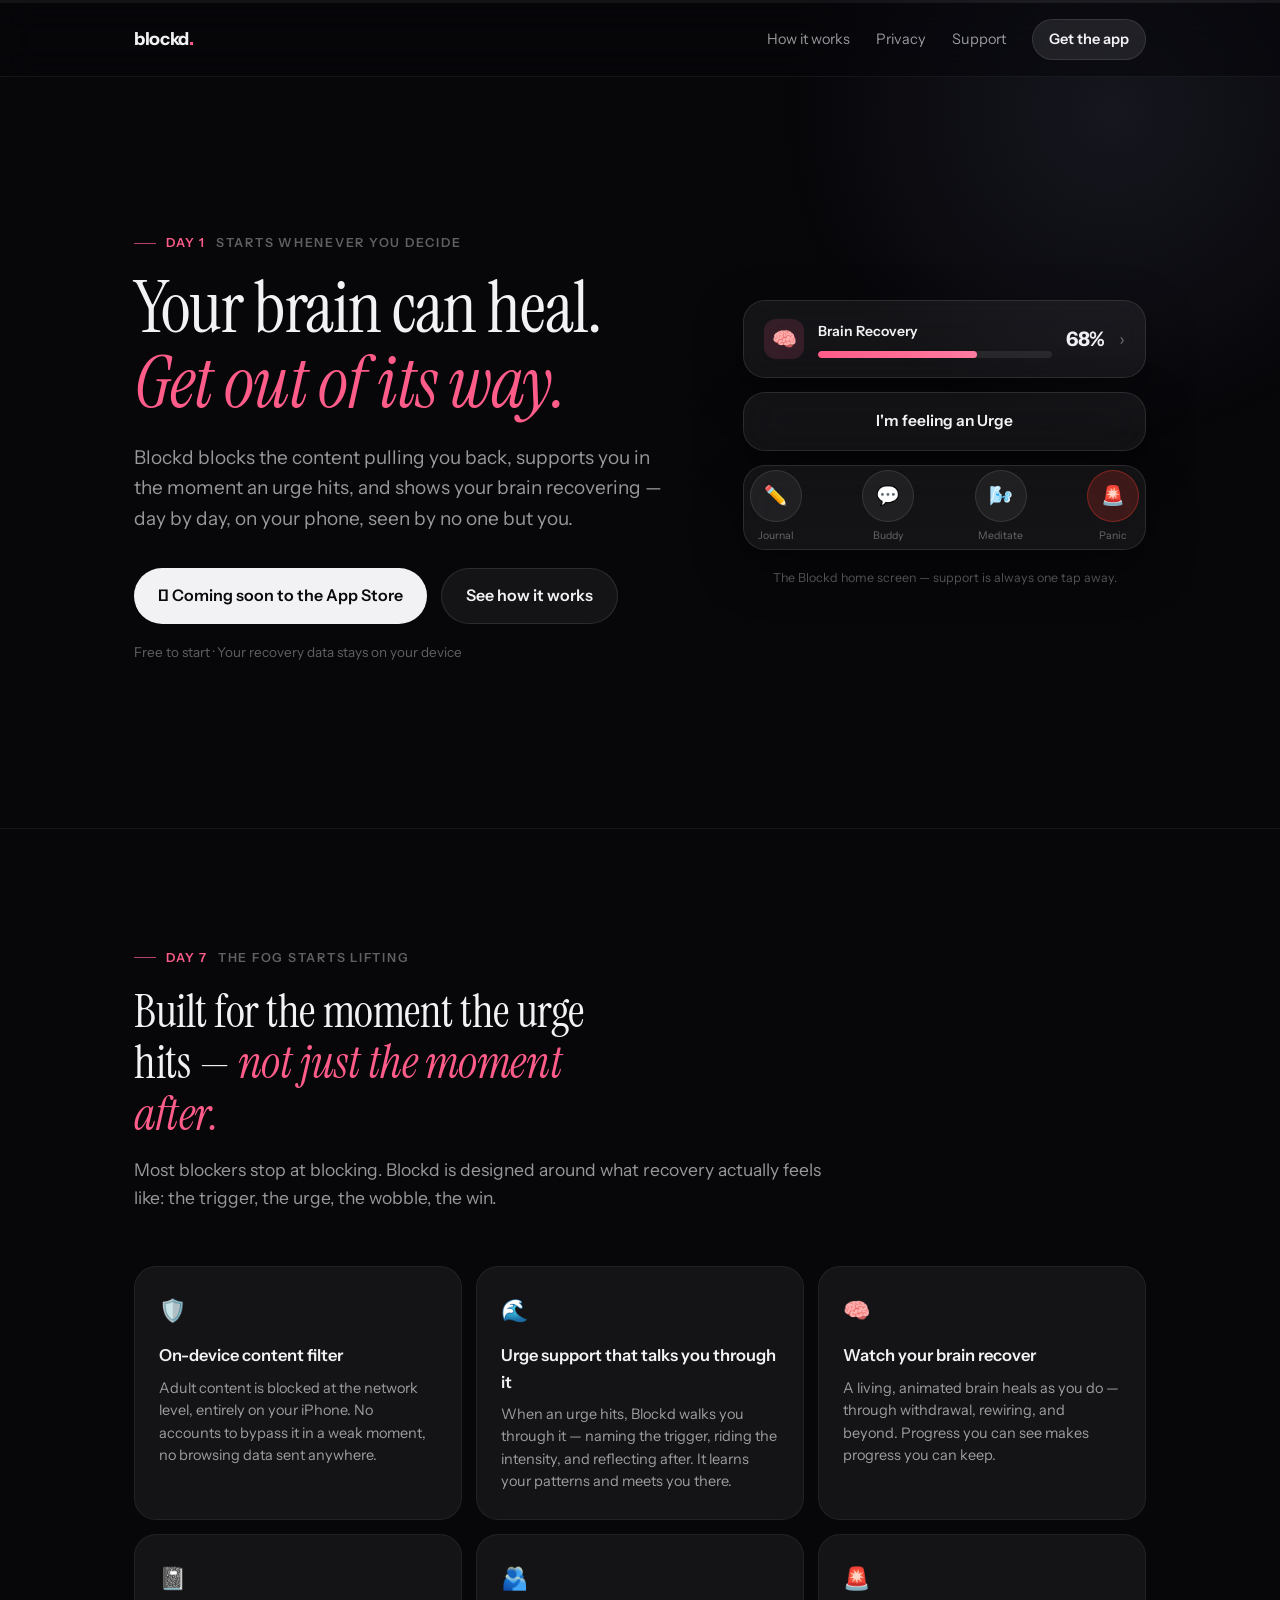
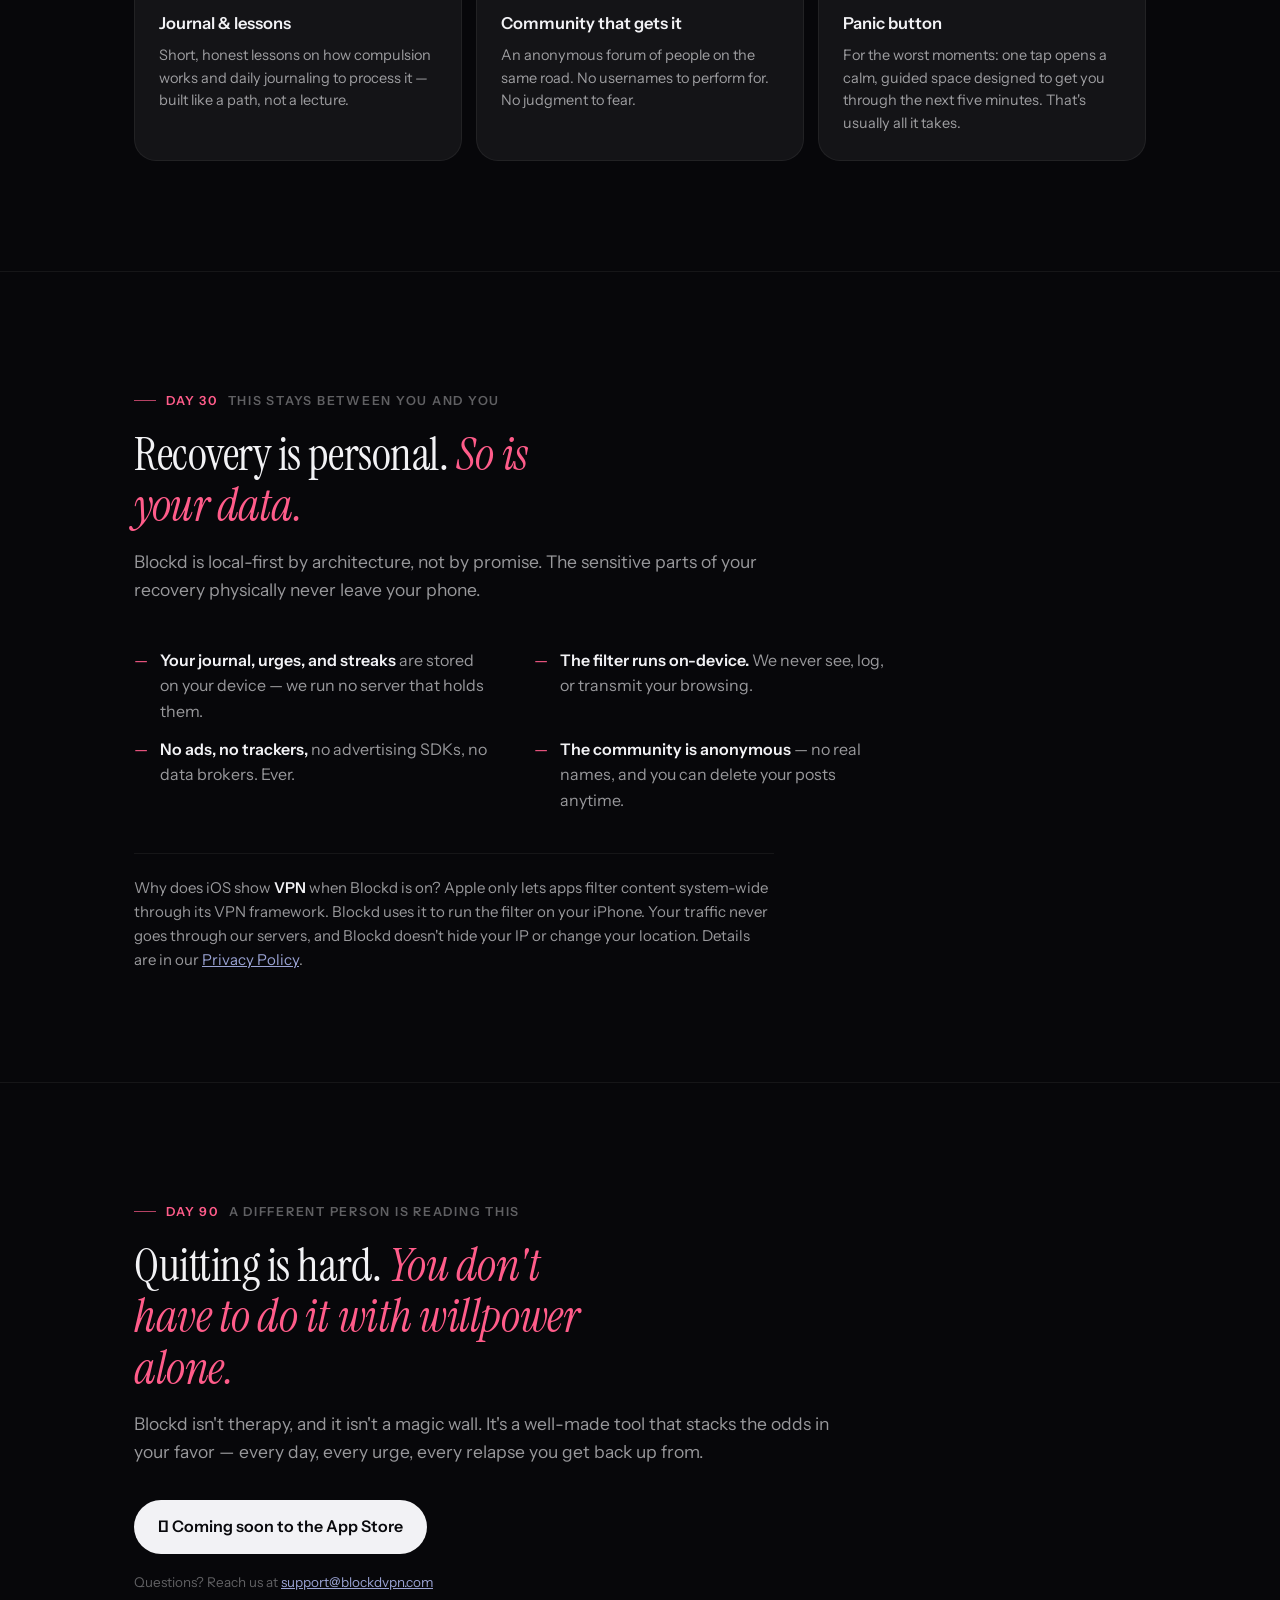
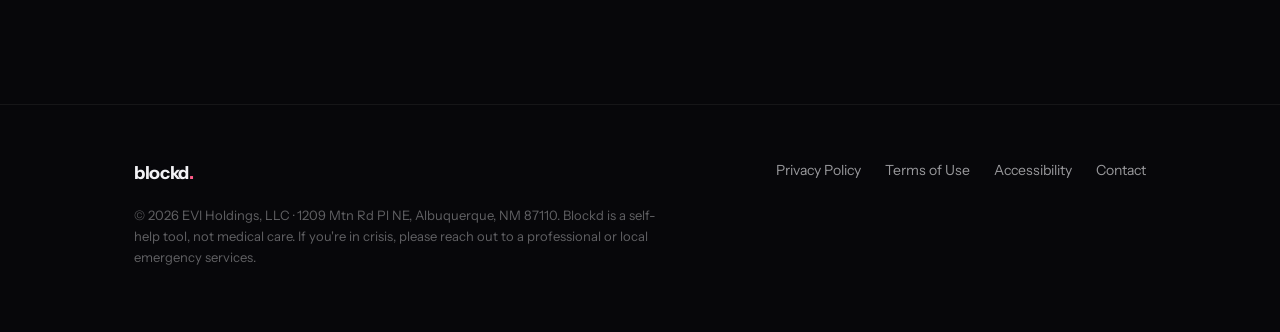
<file: index.html>
<!DOCTYPE html>
<html lang="en">
<head>
<meta charset="UTF-8">
<meta name="viewport" content="width=device-width, initial-scale=1.0">
<title>Blockd — Your brain can heal. Get out of its way.</title>
<meta name="description" content="Blockd is a recovery-focused content blocker for iPhone. On-device filtering, urge support, and a brain that recovers with you. Private by design.">
<link rel="canonical" href="https://blockdvpn.com/">
<meta property="og:type" content="website">
<meta property="og:url" content="https://blockdvpn.com/">
<meta property="og:title" content="Blockd — Your brain can heal. Get out of its way.">
<meta property="og:description" content="A recovery-focused content blocker for iPhone. On-device filtering, urge support, and a brain that recovers with you.">
<link rel="preconnect" href="https://fonts.googleapis.com">
<link rel="preconnect" href="https://fonts.gstatic.com" crossorigin>
<link href="https://fonts.googleapis.com/css2?family=Instrument+Sans:wght@400;500;600;700&family=Instrument+Serif:ital@0;1&display=swap" rel="stylesheet">
<link rel="stylesheet" href="style.css">
</head>
<body>

<div class="recovery-track" aria-hidden="true"><div class="recovery-fill" id="recoveryFill"></div></div>

<nav class="nav">
  <div class="nav-inner">
    <a class="wordmark" href="index.html">blockd<span>.</span></a>
    <div class="nav-links">
      <a href="#how">How it works</a>
      <a href="#privacy">Privacy</a>
      <a href="#support">Support</a>
      <a class="nav-cta" href="#download">Get the app</a>
    </div>
  </div>
</nav>

<!-- ==================== HERO ==================== -->
<header class="hero">
  <div class="wrap hero-grid">
    <div>
      <div class="day-marker"><em>Day 1</em> starts whenever you decide</div>
      <h1>Your brain can heal.<br><em>Get out of its way.</em></h1>
      <p class="hero-sub">Blockd blocks the content pulling you back, supports you in the moment an urge hits, and shows your brain recovering — day by day, on your phone, seen by no one but you.</p>
      <div class="hero-actions" id="download">
        <a class="btn btn-primary" href="#support" aria-label="Blockd is coming soon to the App Store">&#63743; Coming soon to the App&nbsp;Store</a>
        <a class="btn btn-ghost" href="#how">See how it works</a>
      </div>
      <p class="hero-note">Free to start · Your recovery data stays on your device</p>
    </div>

    <!-- The actual HomeView CTA stack, recreated -->
    <div class="tile-stack reveal" aria-hidden="true">
      <div class="glass-tile br-tile">
        <div class="br-icon">🧠</div>
        <div class="br-body">
          <div class="br-label">Brain Recovery</div>
          <div class="br-bar"><div class="br-bar-fill" id="brFill"></div></div>
        </div>
        <div class="br-pct" id="brPct">0%</div>
        <div class="br-chevron">›</div>
      </div>
      <div class="glass-tile urge-pill">I'm feeling an Urge</div>
      <div class="glass-tile circle-row">
        <div class="circle-item"><div class="cta-circle">✏️</div><div class="circle-label">Journal</div></div>
        <div class="circle-item"><div class="cta-circle">💬</div><div class="circle-label">Buddy</div></div>
        <div class="circle-item"><div class="cta-circle">🌬️</div><div class="circle-label">Meditate</div></div>
        <div class="circle-item"><div class="cta-circle panic">🚨</div><div class="circle-label">Panic</div></div>
      </div>
      <p class="tile-caption">The Blockd home screen — support is always one tap away.</p>
    </div>
  </div>
</header>

<!-- ==================== HOW ==================== -->
<section id="how">
  <div class="wrap">
    <div class="day-marker"><em>Day 7</em> the fog starts lifting</div>
    <h2>Built for the moment the urge hits — <em>not just the moment after.</em></h2>
    <p class="section-sub">Most blockers stop at blocking. Blockd is designed around what recovery actually feels like: the trigger, the urge, the wobble, the win.</p>

    <div class="feature-grid">
      <div class="feature reveal">
        <span class="glyph">🛡️</span>
        <h3>On-device content filter</h3>
        <p>Adult content is blocked at the network level, entirely on your iPhone. No accounts to bypass it in a weak moment, no browsing data sent anywhere.</p>
      </div>
      <div class="feature reveal">
        <span class="glyph">🌊</span>
        <h3>Urge support that talks you through it</h3>
        <p>When an urge hits, Blockd walks you through it — naming the trigger, riding the intensity, and reflecting after. It learns your patterns and meets you there.</p>
      </div>
      <div class="feature reveal">
        <span class="glyph">🧠</span>
        <h3>Watch your brain recover</h3>
        <p>A living, animated brain heals as you do — through withdrawal, rewiring, and beyond. Progress you can see makes progress you can keep.</p>
      </div>
      <div class="feature reveal">
        <span class="glyph">📓</span>
        <h3>Journal &amp; lessons</h3>
        <p>Short, honest lessons on how compulsion works and daily journaling to process it — built like a path, not a lecture.</p>
      </div>
      <div class="feature reveal">
        <span class="glyph">🫂</span>
        <h3>Community that gets it</h3>
        <p>An anonymous forum of people on the same road. No usernames to perform for. No judgment to fear.</p>
      </div>
      <div class="feature reveal">
        <span class="glyph">🚨</span>
        <h3>Panic button</h3>
        <p>For the worst moments: one tap opens a calm, guided space designed to get you through the next five minutes. That's usually all it takes.</p>
      </div>
    </div>
  </div>
</section>

<!-- ==================== PRIVACY ==================== -->
<section id="privacy">
  <div class="wrap">
    <div class="day-marker"><em>Day 30</em> this stays between you and you</div>
    <h2>Recovery is personal. <em>So is your data.</em></h2>
    <p class="section-sub">Blockd is local-first by architecture, not by promise. The sensitive parts of your recovery physically never leave your phone.</p>
    <div class="privacy-claims">
      <div class="claim"><span><strong>Your journal, urges, and streaks</strong> are stored on your device — we run no server that holds them.</span></div>
      <div class="claim"><span><strong>The filter runs on-device.</strong> We never see, log, or transmit your browsing.</span></div>
      <div class="claim"><span><strong>No ads, no trackers,</strong> no advertising SDKs, no data brokers. Ever.</span></div>
      <div class="claim"><span><strong>The community is anonymous</strong> — no real names, and you can delete your posts anytime.</span></div>
    </div>
    <p class="section-sub vpn-note">Why does iOS show <strong>VPN</strong> when Blockd is on? Apple only lets apps filter content system-wide through its VPN framework. Blockd uses it to run the filter on your iPhone. Your traffic never goes through our servers, and Blockd doesn't hide your IP or change your location. Details are in our <a href="privacy.html">Privacy Policy</a>.</p>
  </div>
</section>

<!-- ==================== SUPPORT / CTA ==================== -->
<section id="support">
  <div class="wrap">
    <div class="day-marker"><em>Day 90</em> a different person is reading this</div>
    <h2>Quitting is hard. <em>You don't have to do it with willpower alone.</em></h2>
    <p class="section-sub">Blockd isn't therapy, and it isn't a magic wall. It's a well-made tool that stacks the odds in your favor — every day, every urge, every relapse you get back up from.</p>
    <div class="hero-actions">
      <a class="btn btn-primary" href="#support" aria-label="Blockd is coming soon to the App Store">&#63743; Coming soon to the App&nbsp;Store</a>
    </div>
    <p class="hero-note">Questions? Reach us at <a href="mailto:support@blockdvpn.com" style="color:var(--lavender)">support@blockdvpn.com</a></p>
  </div>
</section>

<footer>
  <div class="wrap">
    <div class="footer-grid">
      <a class="wordmark" href="index.html">blockd<span>.</span></a>
      <div class="footer-links">
        <a href="privacy.html">Privacy Policy</a>
        <a href="terms.html">Terms of Use</a>
        <a href="accessibility.html">Accessibility</a>
        <a href="mailto:support@blockdvpn.com">Contact</a>
      </div>
    </div>
    <p class="footer-note">© 2026 EVI Holdings, LLC · 1209 Mtn Rd Pl NE, Albuquerque, NM 87110. Blockd is a self-help tool, not medical care. If you're in crisis, please reach out to a professional or local emergency services.</p>
  </div>
</footer>

<script>
  // Signature: page scroll = recovery bar fill
  const fill = document.getElementById('recoveryFill');
  const onScroll = () => {
    const h = document.documentElement;
    const p = h.scrollTop / (h.scrollHeight - h.clientHeight);
    fill.style.width = (p * 100).toFixed(2) + '%';
  };
  document.addEventListener('scroll', onScroll, { passive: true });
  onScroll();

  // Brain Recovery tile animates to 68% when it enters view
  const brFill = document.getElementById('brFill');
  const brPct = document.getElementById('brPct');
  const target = 68;
  const reduce = window.matchMedia('(prefers-reduced-motion: reduce)').matches;
  const animateTile = () => {
    brFill.style.width = target + '%';
    if (reduce) { brPct.textContent = target + '%'; return; }
    const t0 = performance.now();
    const tick = (t) => {
      const k = Math.min((t - t0) / 1600, 1);
      brPct.textContent = Math.round(target * (1 - Math.pow(1 - k, 3))) + '%';
      if (k < 1) requestAnimationFrame(tick);
    };
    requestAnimationFrame(tick);
  };

  // Reveal on scroll
  const io = new IntersectionObserver((entries) => {
    entries.forEach(e => {
      if (e.isIntersecting) {
        e.target.classList.add('in');
        if (e.target.querySelector('#brFill')) animateTile();
        io.unobserve(e.target);
      }
    });
  }, { threshold: 0.25 });
  document.querySelectorAll('.reveal').forEach(el => io.observe(el));
</script>

</body>
</html>
</file>
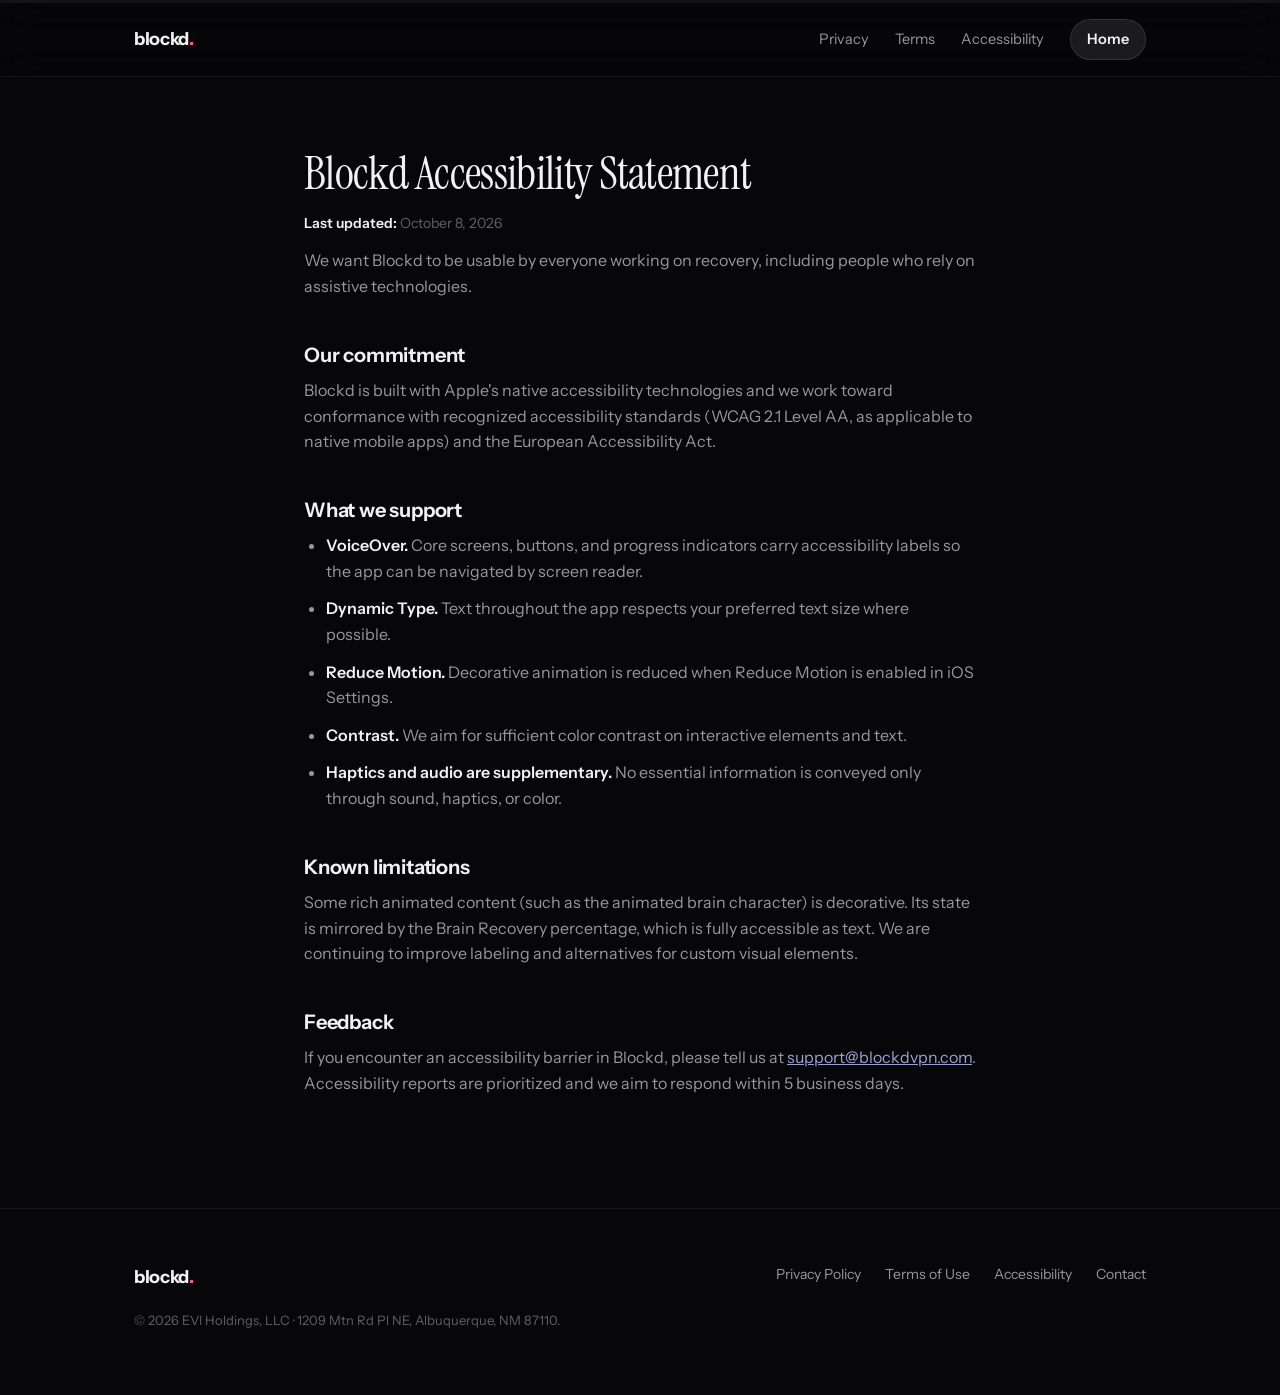
<file: accessibility.html>
<!DOCTYPE html>
<html lang="en">
<head>
<meta charset="UTF-8">
<meta name="viewport" content="width=device-width, initial-scale=1.0">
<title>Accessibility — Blockd</title>
<meta name="robots" content="index,follow">
<meta name="description" content="Blockd's commitment to accessibility.">
<link rel="canonical" href="https://blockdvpn.com/accessibility.html">
<link rel="preconnect" href="https://fonts.googleapis.com">
<link rel="preconnect" href="https://fonts.gstatic.com" crossorigin>
<link href="https://fonts.googleapis.com/css2?family=Instrument+Sans:wght@400;500;600;700&family=Instrument+Serif:ital@0;1&display=swap" rel="stylesheet">
<link rel="stylesheet" href="style.css">
</head>
<body>
<div class="recovery-track" aria-hidden="true"><div class="recovery-fill" id="recoveryFill"></div></div>
<nav class="nav">
  <div class="nav-inner">
    <a class="wordmark" href="index.html">blockd<span>.</span></a>
    <div class="nav-links">
      <a href="privacy.html">Privacy</a>
      <a href="terms.html">Terms</a>
      <a href="accessibility.html">Accessibility</a>
      <a class="nav-cta" href="index.html">Home</a>
    </div>
  </div>
</nav>
<main class="doc">
<h1>Blockd Accessibility Statement</h1>
<p class="doc-meta"><strong>Last updated:</strong> October 8, 2026</p>
<p>We want Blockd to be usable by everyone working on recovery, including people who rely on assistive technologies.</p>
<h2>Our commitment</h2>
<p>Blockd is built with Apple's native accessibility technologies and we work toward conformance with recognized accessibility standards (WCAG 2.1 Level AA, as applicable to native mobile apps) and the European Accessibility Act.</p>
<h2>What we support</h2>
<ul>
<li><strong>VoiceOver.</strong> Core screens, buttons, and progress indicators carry accessibility labels so the app can be navigated by screen reader.</li>
<li><strong>Dynamic Type.</strong> Text throughout the app respects your preferred text size where possible.</li>
<li><strong>Reduce Motion.</strong> Decorative animation is reduced when Reduce Motion is enabled in iOS Settings.</li>
<li><strong>Contrast.</strong> We aim for sufficient color contrast on interactive elements and text.</li>
<li><strong>Haptics and audio are supplementary.</strong> No essential information is conveyed only through sound, haptics, or color.</li>
</ul>
<h2>Known limitations</h2>
<p>Some rich animated content (such as the animated brain character) is decorative. Its state is mirrored by the Brain Recovery percentage, which is fully accessible as text. We are continuing to improve labeling and alternatives for custom visual elements.</p>
<h2>Feedback</h2>
<p>If you encounter an accessibility barrier in Blockd, please tell us at <a href="mailto:support@blockdvpn.com">support@blockdvpn.com</a>. Accessibility reports are prioritized and we aim to respond within 5 business days.</p>
</main>
<footer>
  <div class="wrap">
    <div class="footer-grid">
      <a class="wordmark" href="index.html">blockd<span>.</span></a>
      <div class="footer-links">
        <a href="privacy.html">Privacy Policy</a>
        <a href="terms.html">Terms of Use</a>
        <a href="accessibility.html">Accessibility</a>
        <a href="mailto:support@blockdvpn.com">Contact</a>
      </div>
    </div>
    <p class="footer-note">© 2026 EVI Holdings, LLC · 1209 Mtn Rd Pl NE, Albuquerque, NM 87110.</p>
  </div>
</footer>
<script>
  const fill = document.getElementById('recoveryFill');
  const onScroll = () => {
    const h = document.documentElement;
    const p = h.scrollTop / Math.max(1, h.scrollHeight - h.clientHeight);
    fill.style.width = (p * 100).toFixed(2) + '%';
  };
  document.addEventListener('scroll', onScroll, { passive: true });
  onScroll();
</script>
</body>
</html>
</file>
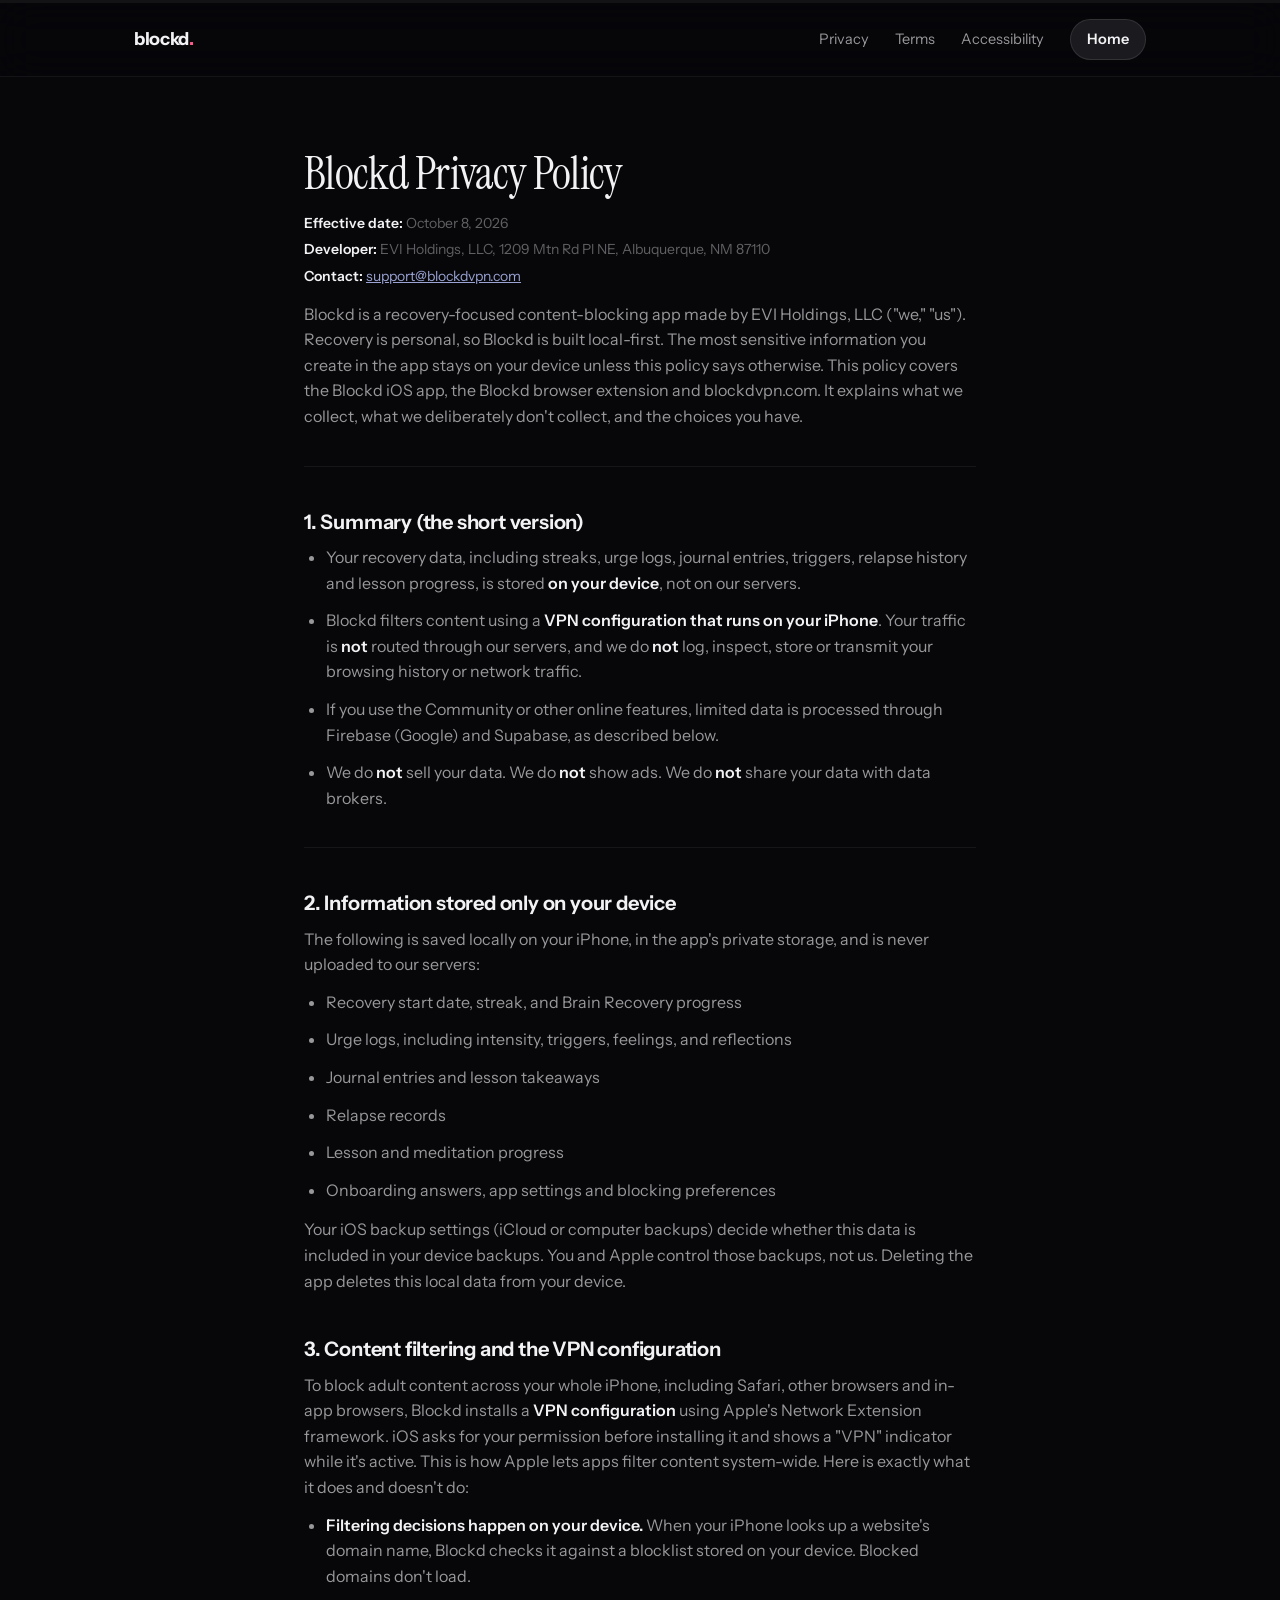
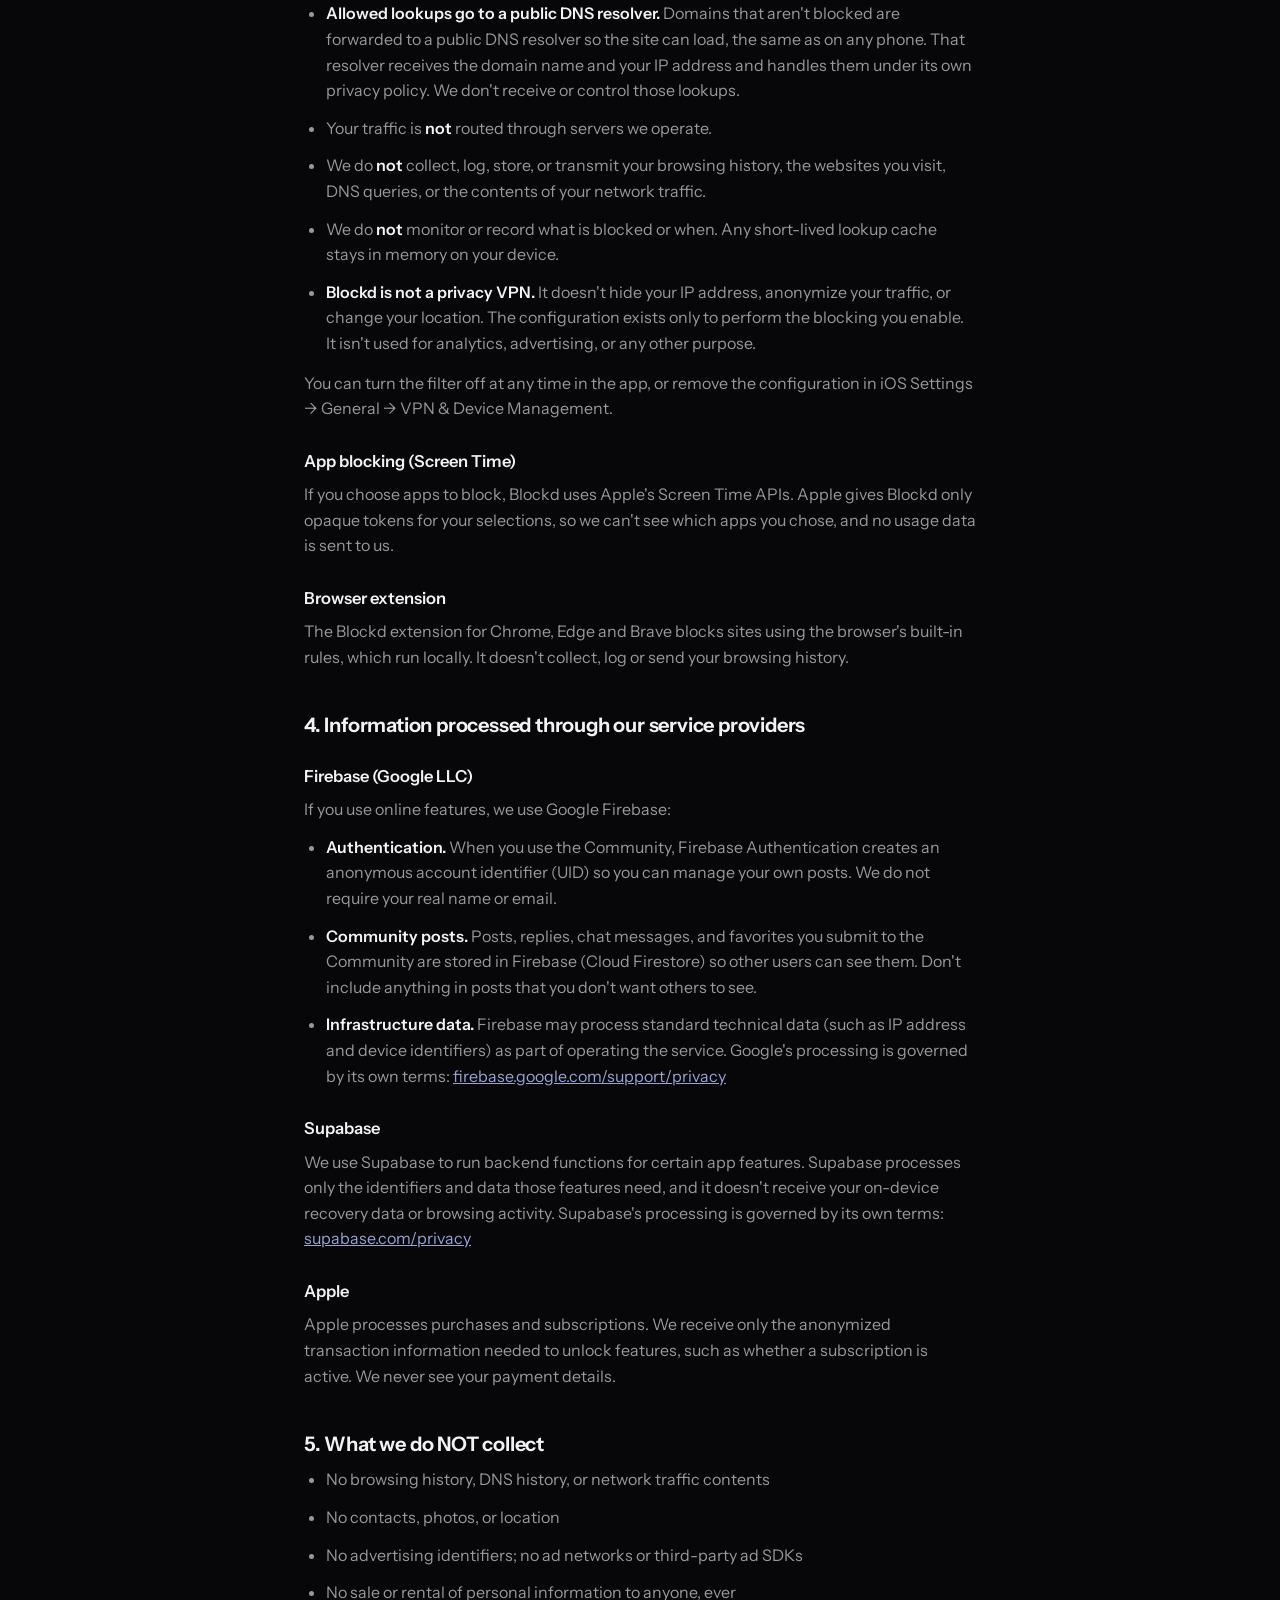
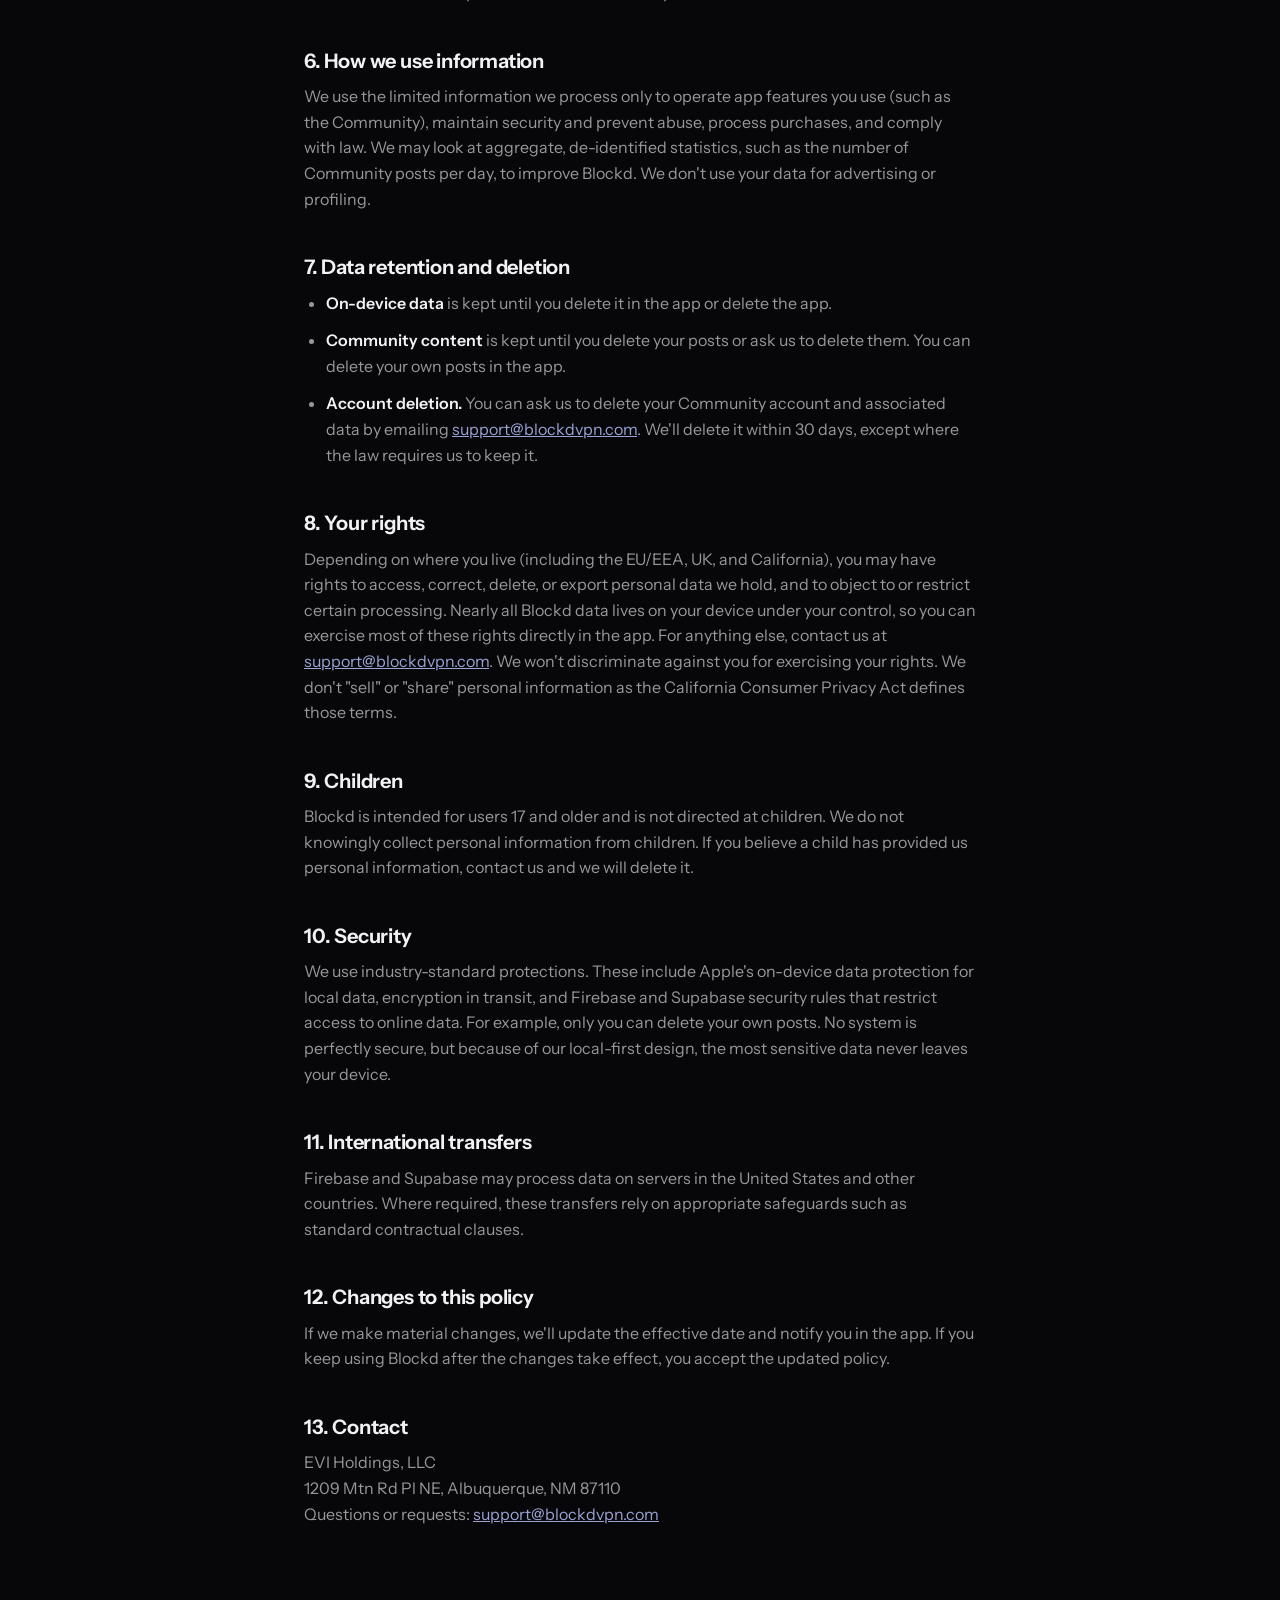
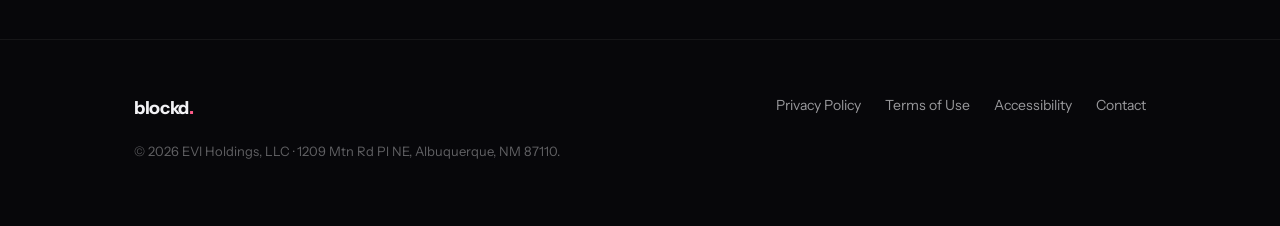
<file: privacy.html>
<!DOCTYPE html>
<html lang="en">
<head>
<meta charset="UTF-8">
<meta name="viewport" content="width=device-width, initial-scale=1.0">
<title>Privacy Policy — Blockd</title>
<meta name="robots" content="index,follow">
<meta name="description" content="How Blockd handles your data, including how its on-device VPN content filter works.">
<link rel="canonical" href="https://blockdvpn.com/privacy.html">
<link rel="preconnect" href="https://fonts.googleapis.com">
<link rel="preconnect" href="https://fonts.gstatic.com" crossorigin>
<link href="https://fonts.googleapis.com/css2?family=Instrument+Sans:wght@400;500;600;700&family=Instrument+Serif:ital@0;1&display=swap" rel="stylesheet">
<link rel="stylesheet" href="style.css">
</head>
<body>
<div class="recovery-track" aria-hidden="true"><div class="recovery-fill" id="recoveryFill"></div></div>
<nav class="nav">
  <div class="nav-inner">
    <a class="wordmark" href="index.html">blockd<span>.</span></a>
    <div class="nav-links">
      <a href="privacy.html">Privacy</a>
      <a href="terms.html">Terms</a>
      <a href="accessibility.html">Accessibility</a>
      <a class="nav-cta" href="index.html">Home</a>
    </div>
  </div>
</nav>
<main class="doc">
<h1>Blockd Privacy Policy</h1>
<p class="doc-meta"><strong>Effective date:</strong> October 8, 2026<br><strong>Developer:</strong> EVI Holdings, LLC, 1209 Mtn Rd Pl NE, Albuquerque, NM 87110<br><strong>Contact:</strong> <a href="mailto:support@blockdvpn.com">support@blockdvpn.com</a></p>
<p>Blockd is a recovery-focused content-blocking app made by EVI Holdings, LLC ("we," "us"). Recovery is personal, so Blockd is built local-first. The most sensitive information you create in the app stays on your device unless this policy says otherwise. This policy covers the Blockd iOS app, the Blockd browser extension and blockdvpn.com. It explains what we collect, what we deliberately don't collect, and the choices you have.</p>
<hr />
<h2>1. Summary (the short version)</h2>
<ul>
<li>Your recovery data, including streaks, urge logs, journal entries, triggers, relapse history and lesson progress, is stored <strong>on your device</strong>, not on our servers.</li>
<li>Blockd filters content using a <strong>VPN configuration that runs on your iPhone</strong>. Your traffic is <strong>not</strong> routed through our servers, and we do <strong>not</strong> log, inspect, store or transmit your browsing history or network traffic.</li>
<li>If you use the Community or other online features, limited data is processed through Firebase (Google) and Supabase, as described below.</li>
<li>We do <strong>not</strong> sell your data. We do <strong>not</strong> show ads. We do <strong>not</strong> share your data with data brokers.</li>
</ul>
<hr />
<h2>2. Information stored only on your device</h2>
<p>The following is saved locally on your iPhone, in the app's private storage, and is never uploaded to our servers:</p>
<ul>
<li>Recovery start date, streak, and Brain Recovery progress</li>
<li>Urge logs, including intensity, triggers, feelings, and reflections</li>
<li>Journal entries and lesson takeaways</li>
<li>Relapse records</li>
<li>Lesson and meditation progress</li>
<li>Onboarding answers, app settings and blocking preferences</li>
</ul>
<p>Your iOS backup settings (iCloud or computer backups) decide whether this data is included in your device backups. You and Apple control those backups, not us. Deleting the app deletes this local data from your device.</p>
<h2>3. Content filtering and the VPN configuration</h2>
<p>To block adult content across your whole iPhone, including Safari, other browsers and in-app browsers, Blockd installs a <strong>VPN configuration</strong> using Apple's Network Extension framework. iOS asks for your permission before installing it and shows a "VPN" indicator while it's active. This is how Apple lets apps filter content system-wide. Here is exactly what it does and doesn't do:</p>
<ul>
<li><strong>Filtering decisions happen on your device.</strong> When your iPhone looks up a website's domain name, Blockd checks it against a blocklist stored on your device. Blocked domains don't load.</li>
<li><strong>Allowed lookups go to a public DNS resolver.</strong> Domains that aren't blocked are forwarded to a public DNS resolver so the site can load, the same as on any phone. That resolver receives the domain name and your IP address and handles them under its own privacy policy. We don't receive or control those lookups.</li>
<li>Your traffic is <strong>not</strong> routed through servers we operate.</li>
<li>We do <strong>not</strong> collect, log, store, or transmit your browsing history, the websites you visit, DNS queries, or the contents of your network traffic.</li>
<li>We do <strong>not</strong> monitor or record what is blocked or when. Any short-lived lookup cache stays in memory on your device.</li>
<li><strong>Blockd is not a privacy VPN.</strong> It doesn't hide your IP address, anonymize your traffic, or change your location. The configuration exists only to perform the blocking you enable. It isn't used for analytics, advertising, or any other purpose.</li>
</ul>
<p>You can turn the filter off at any time in the app, or remove the configuration in iOS Settings → General → VPN &amp; Device Management.</p>
<h3>App blocking (Screen Time)</h3>
<p>If you choose apps to block, Blockd uses Apple's Screen Time APIs. Apple gives Blockd only opaque tokens for your selections, so we can't see which apps you chose, and no usage data is sent to us.</p>
<h3>Browser extension</h3>
<p>The Blockd extension for Chrome, Edge and Brave blocks sites using the browser's built-in rules, which run locally. It doesn't collect, log or send your browsing history.</p>
<h2>4. Information processed through our service providers</h2>
<h3>Firebase (Google LLC)</h3>
<p>If you use online features, we use Google Firebase:</p>
<ul>
<li><strong>Authentication.</strong> When you use the Community, Firebase Authentication creates an anonymous account identifier (UID) so you can manage your own posts. We do not require your real name or email.</li>
<li><strong>Community posts.</strong> Posts, replies, chat messages, and favorites you submit to the Community are stored in Firebase (Cloud Firestore) so other users can see them. Don't include anything in posts that you don't want others to see.</li>
<li><strong>Infrastructure data.</strong> Firebase may process standard technical data (such as IP address and device identifiers) as part of operating the service. Google's processing is governed by its own terms: <a href="https://firebase.google.com/support/privacy">firebase.google.com/support/privacy</a></li>
</ul>
<h3>Supabase</h3>
<p>We use Supabase to run backend functions for certain app features. Supabase processes only the identifiers and data those features need, and it doesn't receive your on-device recovery data or browsing activity. Supabase's processing is governed by its own terms: <a href="https://supabase.com/privacy">supabase.com/privacy</a></p>
<h3>Apple</h3>
<p>Apple processes purchases and subscriptions. We receive only the anonymized transaction information needed to unlock features, such as whether a subscription is active. We never see your payment details.</p>
<h2>5. What we do NOT collect</h2>
<ul>
<li>No browsing history, DNS history, or network traffic contents</li>
<li>No contacts, photos, or location</li>
<li>No advertising identifiers; no ad networks or third-party ad SDKs</li>
<li>No sale or rental of personal information to anyone, ever</li>
</ul>
<h2>6. How we use information</h2>
<p>We use the limited information we process only to operate app features you use (such as the Community), maintain security and prevent abuse, process purchases, and comply with law. We may look at aggregate, de-identified statistics, such as the number of Community posts per day, to improve Blockd. We don't use your data for advertising or profiling.</p>
<h2>7. Data retention and deletion</h2>
<ul>
<li><strong>On-device data</strong> is kept until you delete it in the app or delete the app.</li>
<li><strong>Community content</strong> is kept until you delete your posts or ask us to delete them. You can delete your own posts in the app.</li>
<li><strong>Account deletion.</strong> You can ask us to delete your Community account and associated data by emailing <a href="mailto:support@blockdvpn.com">support@blockdvpn.com</a>. We'll delete it within 30 days, except where the law requires us to keep it.</li>
</ul>
<h2>8. Your rights</h2>
<p>Depending on where you live (including the EU/EEA, UK, and California), you may have rights to access, correct, delete, or export personal data we hold, and to object to or restrict certain processing. Nearly all Blockd data lives on your device under your control, so you can exercise most of these rights directly in the app. For anything else, contact us at <a href="mailto:support@blockdvpn.com">support@blockdvpn.com</a>. We won't discriminate against you for exercising your rights. We don't "sell" or "share" personal information as the California Consumer Privacy Act defines those terms.</p>
<h2>9. Children</h2>
<p>Blockd is intended for users 17 and older and is not directed at children. We do not knowingly collect personal information from children. If you believe a child has provided us personal information, contact us and we will delete it.</p>
<h2>10. Security</h2>
<p>We use industry-standard protections. These include Apple's on-device data protection for local data, encryption in transit, and Firebase and Supabase security rules that restrict access to online data. For example, only you can delete your own posts. No system is perfectly secure, but because of our local-first design, the most sensitive data never leaves your device.</p>
<h2>11. International transfers</h2>
<p>Firebase and Supabase may process data on servers in the United States and other countries. Where required, these transfers rely on appropriate safeguards such as standard contractual clauses.</p>
<h2>12. Changes to this policy</h2>
<p>If we make material changes, we'll update the effective date and notify you in the app. If you keep using Blockd after the changes take effect, you accept the updated policy.</p>
<h2>13. Contact</h2>
<p>EVI Holdings, LLC<br>1209 Mtn Rd Pl NE, Albuquerque, NM 87110<br>Questions or requests: <a href="mailto:support@blockdvpn.com">support@blockdvpn.com</a></p>
</main>
<footer>
  <div class="wrap">
    <div class="footer-grid">
      <a class="wordmark" href="index.html">blockd<span>.</span></a>
      <div class="footer-links">
        <a href="privacy.html">Privacy Policy</a>
        <a href="terms.html">Terms of Use</a>
        <a href="accessibility.html">Accessibility</a>
        <a href="mailto:support@blockdvpn.com">Contact</a>
      </div>
    </div>
    <p class="footer-note">© 2026 EVI Holdings, LLC · 1209 Mtn Rd Pl NE, Albuquerque, NM 87110.</p>
  </div>
</footer>
<script>
  const fill = document.getElementById('recoveryFill');
  const onScroll = () => {
    const h = document.documentElement;
    const p = h.scrollTop / Math.max(1, h.scrollHeight - h.clientHeight);
    fill.style.width = (p * 100).toFixed(2) + '%';
  };
  document.addEventListener('scroll', onScroll, { passive: true });
  onScroll();
</script>
</body>
</html>
</file>
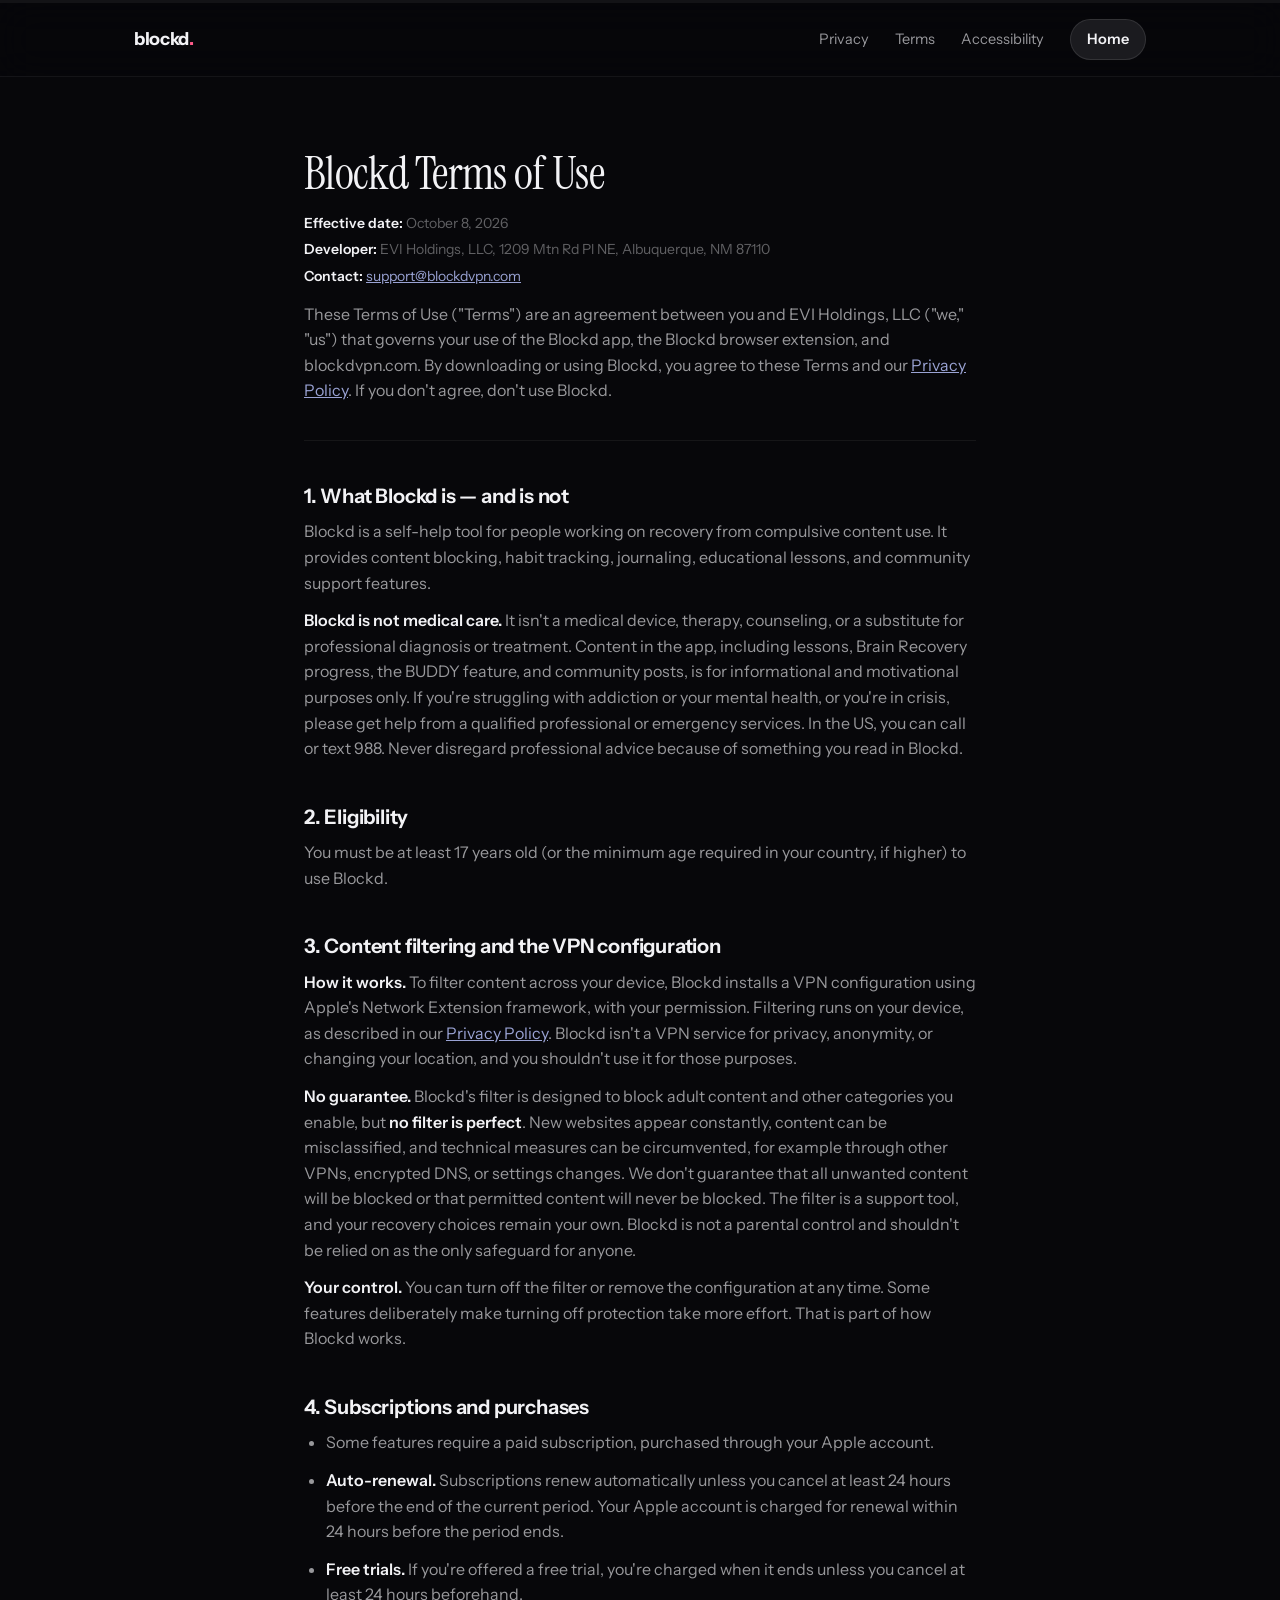
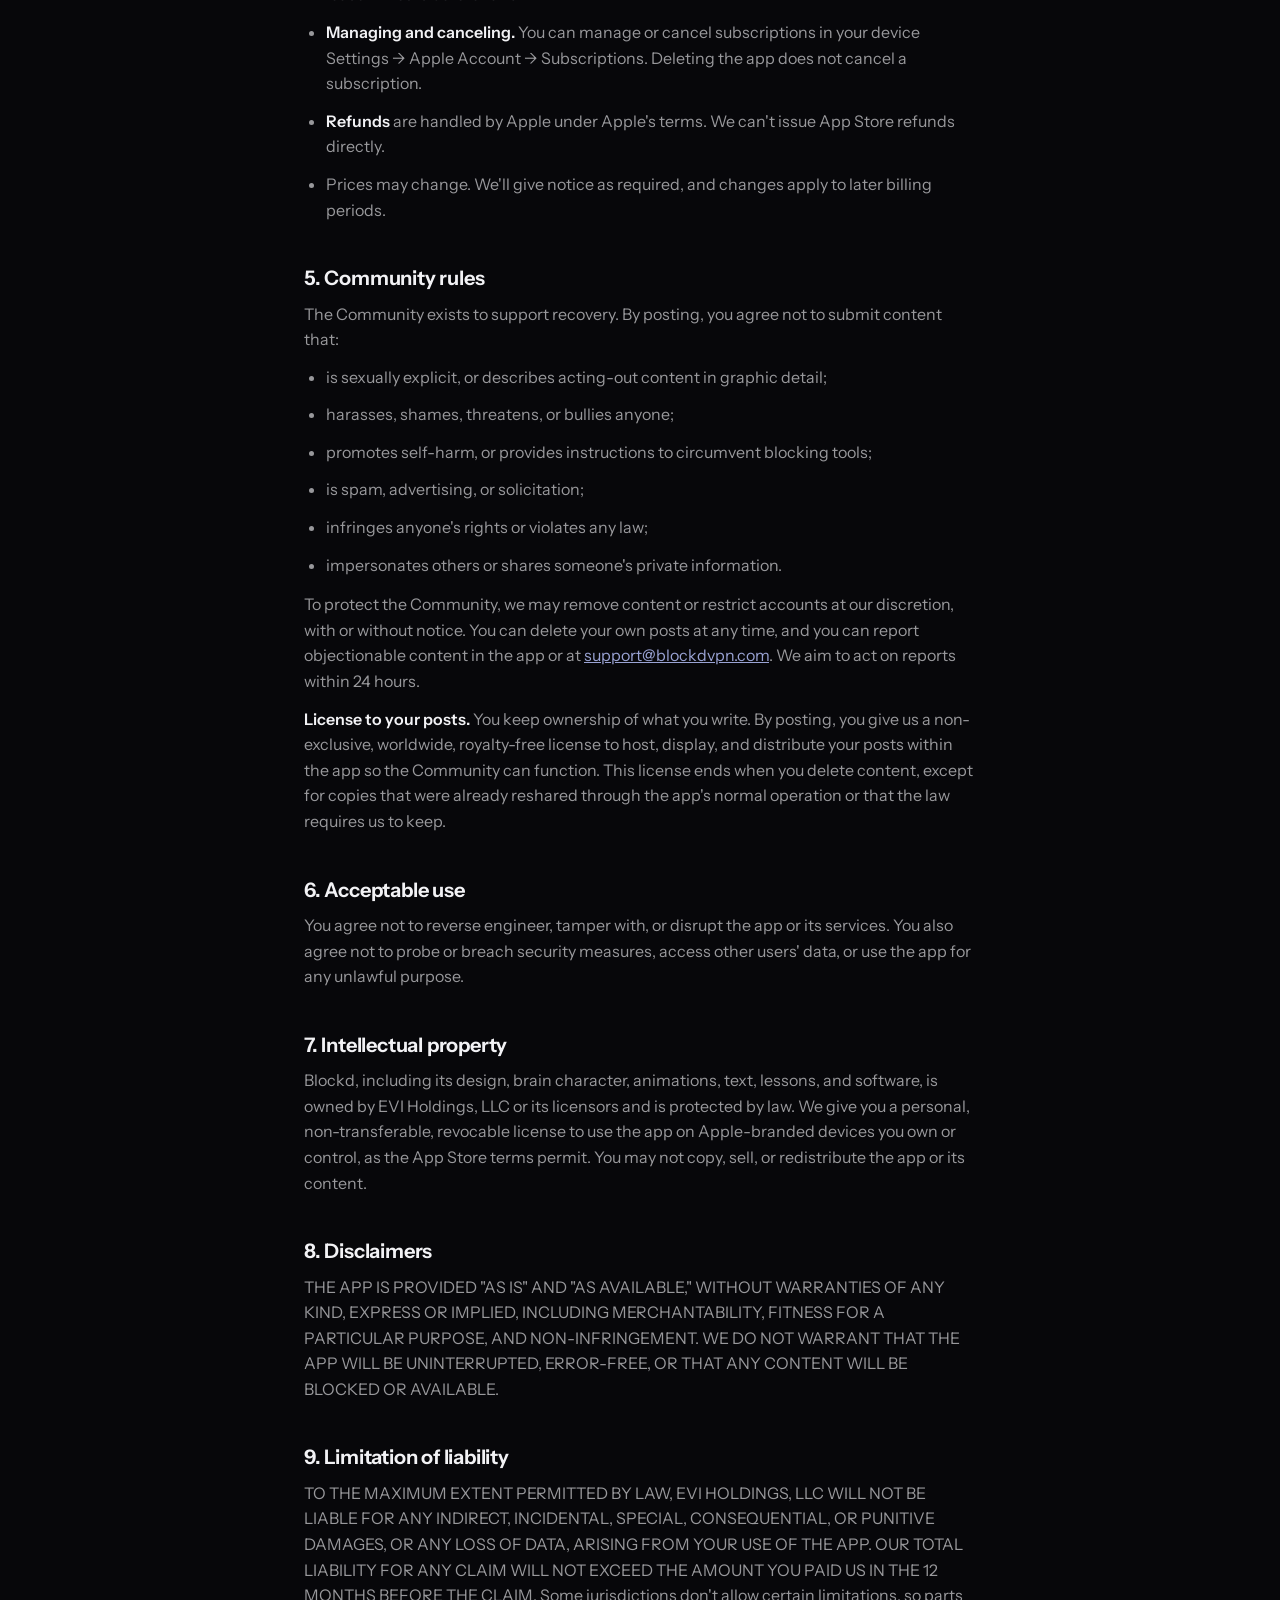
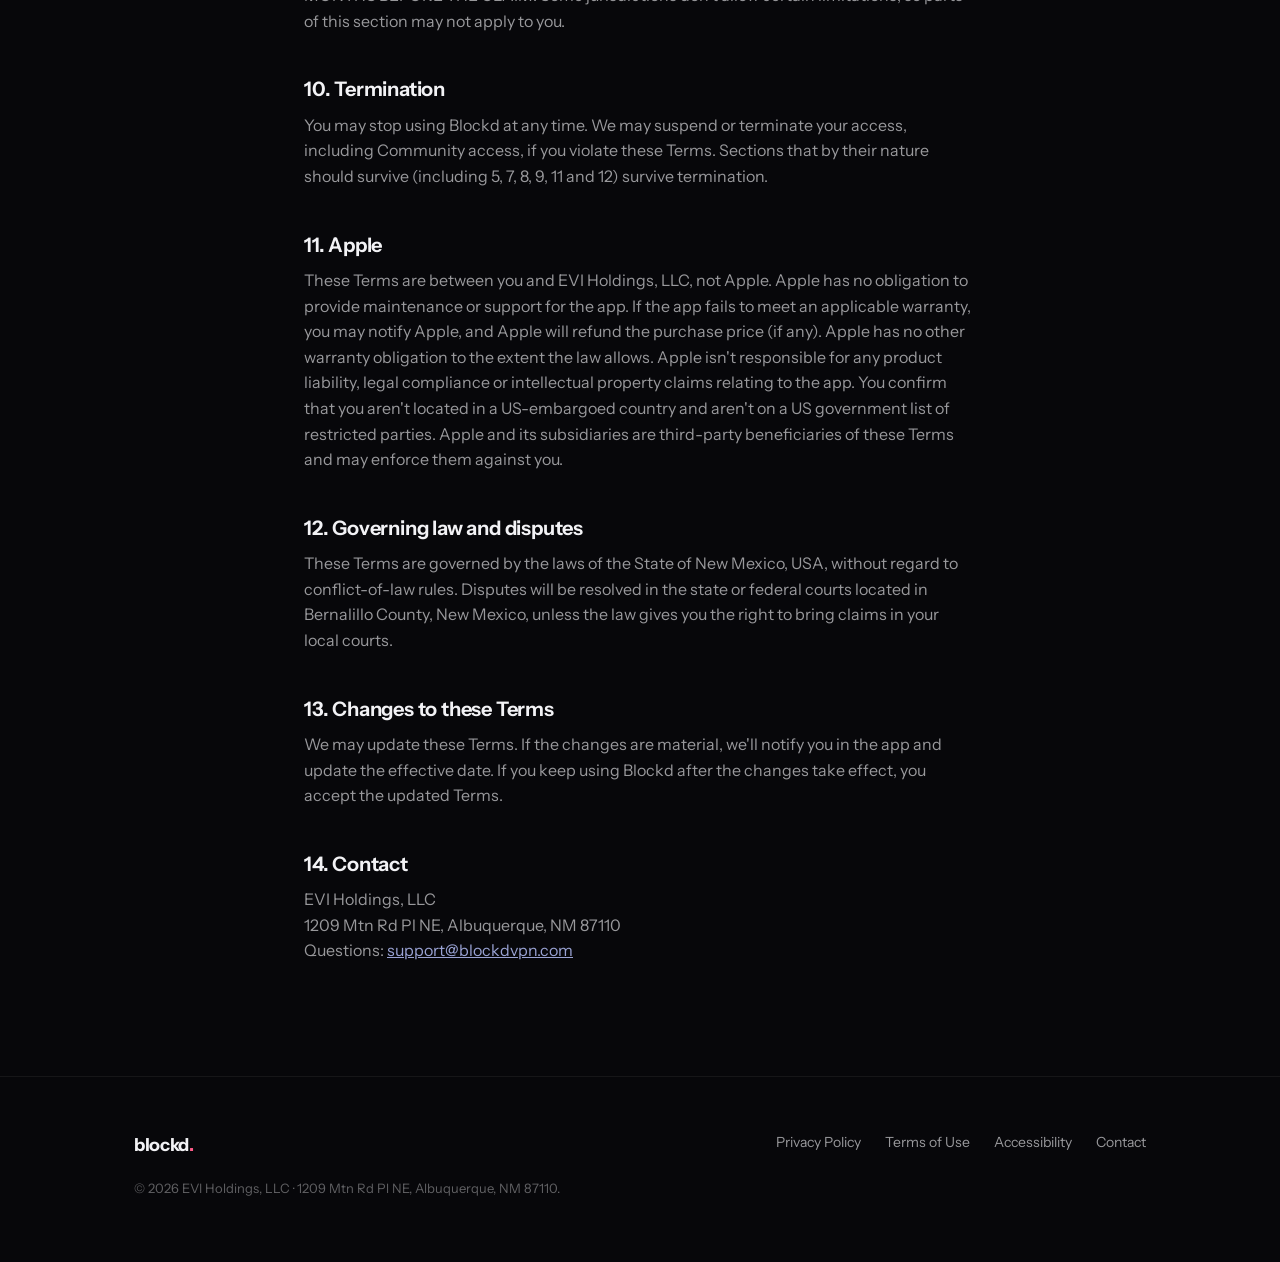
<file: terms.html>
<!DOCTYPE html>
<html lang="en">
<head>
<meta charset="UTF-8">
<meta name="viewport" content="width=device-width, initial-scale=1.0">
<title>Terms of Use — Blockd</title>
<meta name="robots" content="index,follow">
<meta name="description" content="The terms that govern your use of Blockd.">
<link rel="canonical" href="https://blockdvpn.com/terms.html">
<link rel="preconnect" href="https://fonts.googleapis.com">
<link rel="preconnect" href="https://fonts.gstatic.com" crossorigin>
<link href="https://fonts.googleapis.com/css2?family=Instrument+Sans:wght@400;500;600;700&family=Instrument+Serif:ital@0;1&display=swap" rel="stylesheet">
<link rel="stylesheet" href="style.css">
</head>
<body>
<div class="recovery-track" aria-hidden="true"><div class="recovery-fill" id="recoveryFill"></div></div>
<nav class="nav">
  <div class="nav-inner">
    <a class="wordmark" href="index.html">blockd<span>.</span></a>
    <div class="nav-links">
      <a href="privacy.html">Privacy</a>
      <a href="terms.html">Terms</a>
      <a href="accessibility.html">Accessibility</a>
      <a class="nav-cta" href="index.html">Home</a>
    </div>
  </div>
</nav>
<main class="doc">
<h1>Blockd Terms of Use</h1>
<p class="doc-meta"><strong>Effective date:</strong> October 8, 2026<br><strong>Developer:</strong> EVI Holdings, LLC, 1209 Mtn Rd Pl NE, Albuquerque, NM 87110<br><strong>Contact:</strong> <a href="mailto:support@blockdvpn.com">support@blockdvpn.com</a></p>
<p>These Terms of Use ("Terms") are an agreement between you and EVI Holdings, LLC ("we," "us") that governs your use of the Blockd app, the Blockd browser extension, and blockdvpn.com. By downloading or using Blockd, you agree to these Terms and our <a href="privacy.html">Privacy Policy</a>. If you don't agree, don't use Blockd.</p>
<hr />
<h2>1. What Blockd is — and is not</h2>
<p>Blockd is a self-help tool for people working on recovery from compulsive content use. It provides content blocking, habit tracking, journaling, educational lessons, and community support features.</p>
<p><strong>Blockd is not medical care.</strong> It isn't a medical device, therapy, counseling, or a substitute for professional diagnosis or treatment. Content in the app, including lessons, Brain Recovery progress, the BUDDY feature, and community posts, is for informational and motivational purposes only. If you're struggling with addiction or your mental health, or you're in crisis, please get help from a qualified professional or emergency services. In the US, you can call or text 988. Never disregard professional advice because of something you read in Blockd.</p>
<h2>2. Eligibility</h2>
<p>You must be at least 17 years old (or the minimum age required in your country, if higher) to use Blockd.</p>
<h2>3. Content filtering and the VPN configuration</h2>
<p><strong>How it works.</strong> To filter content across your device, Blockd installs a VPN configuration using Apple's Network Extension framework, with your permission. Filtering runs on your device, as described in our <a href="privacy.html">Privacy Policy</a>. Blockd isn't a VPN service for privacy, anonymity, or changing your location, and you shouldn't use it for those purposes.</p>
<p><strong>No guarantee.</strong> Blockd's filter is designed to block adult content and other categories you enable, but <strong>no filter is perfect</strong>. New websites appear constantly, content can be misclassified, and technical measures can be circumvented, for example through other VPNs, encrypted DNS, or settings changes. We don't guarantee that all unwanted content will be blocked or that permitted content will never be blocked. The filter is a support tool, and your recovery choices remain your own. Blockd is not a parental control and shouldn't be relied on as the only safeguard for anyone.</p>
<p><strong>Your control.</strong> You can turn off the filter or remove the configuration at any time. Some features deliberately make turning off protection take more effort. That is part of how Blockd works.</p>
<h2>4. Subscriptions and purchases</h2>
<ul>
<li>Some features require a paid subscription, purchased through your Apple account.</li>
<li><strong>Auto-renewal.</strong> Subscriptions renew automatically unless you cancel at least 24 hours before the end of the current period. Your Apple account is charged for renewal within 24 hours before the period ends.</li>
<li><strong>Free trials.</strong> If you're offered a free trial, you're charged when it ends unless you cancel at least 24 hours beforehand.</li>
<li><strong>Managing and canceling.</strong> You can manage or cancel subscriptions in your device Settings → Apple Account → Subscriptions. Deleting the app does not cancel a subscription.</li>
<li><strong>Refunds</strong> are handled by Apple under Apple's terms. We can't issue App Store refunds directly.</li>
<li>Prices may change. We'll give notice as required, and changes apply to later billing periods.</li>
</ul>
<h2>5. Community rules</h2>
<p>The Community exists to support recovery. By posting, you agree not to submit content that:</p>
<ul>
<li>is sexually explicit, or describes acting-out content in graphic detail;</li>
<li>harasses, shames, threatens, or bullies anyone;</li>
<li>promotes self-harm, or provides instructions to circumvent blocking tools;</li>
<li>is spam, advertising, or solicitation;</li>
<li>infringes anyone's rights or violates any law;</li>
<li>impersonates others or shares someone's private information.</li>
</ul>
<p>To protect the Community, we may remove content or restrict accounts at our discretion, with or without notice. You can delete your own posts at any time, and you can report objectionable content in the app or at <a href="mailto:support@blockdvpn.com">support@blockdvpn.com</a>. We aim to act on reports within 24 hours.</p>
<p><strong>License to your posts.</strong> You keep ownership of what you write. By posting, you give us a non-exclusive, worldwide, royalty-free license to host, display, and distribute your posts within the app so the Community can function. This license ends when you delete content, except for copies that were already reshared through the app's normal operation or that the law requires us to keep.</p>
<h2>6. Acceptable use</h2>
<p>You agree not to reverse engineer, tamper with, or disrupt the app or its services. You also agree not to probe or breach security measures, access other users' data, or use the app for any unlawful purpose.</p>
<h2>7. Intellectual property</h2>
<p>Blockd, including its design, brain character, animations, text, lessons, and software, is owned by EVI Holdings, LLC or its licensors and is protected by law. We give you a personal, non-transferable, revocable license to use the app on Apple-branded devices you own or control, as the App Store terms permit. You may not copy, sell, or redistribute the app or its content.</p>
<h2>8. Disclaimers</h2>
<p>THE APP IS PROVIDED "AS IS" AND "AS AVAILABLE," WITHOUT WARRANTIES OF ANY KIND, EXPRESS OR IMPLIED, INCLUDING MERCHANTABILITY, FITNESS FOR A PARTICULAR PURPOSE, AND NON-INFRINGEMENT. WE DO NOT WARRANT THAT THE APP WILL BE UNINTERRUPTED, ERROR-FREE, OR THAT ANY CONTENT WILL BE BLOCKED OR AVAILABLE.</p>
<h2>9. Limitation of liability</h2>
<p>TO THE MAXIMUM EXTENT PERMITTED BY LAW, EVI HOLDINGS, LLC WILL NOT BE LIABLE FOR ANY INDIRECT, INCIDENTAL, SPECIAL, CONSEQUENTIAL, OR PUNITIVE DAMAGES, OR ANY LOSS OF DATA, ARISING FROM YOUR USE OF THE APP. OUR TOTAL LIABILITY FOR ANY CLAIM WILL NOT EXCEED THE AMOUNT YOU PAID US IN THE 12 MONTHS BEFORE THE CLAIM. Some jurisdictions don't allow certain limitations, so parts of this section may not apply to you.</p>
<h2>10. Termination</h2>
<p>You may stop using Blockd at any time. We may suspend or terminate your access, including Community access, if you violate these Terms. Sections that by their nature should survive (including 5, 7, 8, 9, 11 and 12) survive termination.</p>
<h2>11. Apple</h2>
<p>These Terms are between you and EVI Holdings, LLC, not Apple. Apple has no obligation to provide maintenance or support for the app. If the app fails to meet an applicable warranty, you may notify Apple, and Apple will refund the purchase price (if any). Apple has no other warranty obligation to the extent the law allows. Apple isn't responsible for any product liability, legal compliance or intellectual property claims relating to the app. You confirm that you aren't located in a US-embargoed country and aren't on a US government list of restricted parties. Apple and its subsidiaries are third-party beneficiaries of these Terms and may enforce them against you.</p>
<h2>12. Governing law and disputes</h2>
<p>These Terms are governed by the laws of the State of New Mexico, USA, without regard to conflict-of-law rules. Disputes will be resolved in the state or federal courts located in Bernalillo County, New Mexico, unless the law gives you the right to bring claims in your local courts.</p>
<h2>13. Changes to these Terms</h2>
<p>We may update these Terms. If the changes are material, we'll notify you in the app and update the effective date. If you keep using Blockd after the changes take effect, you accept the updated Terms.</p>
<h2>14. Contact</h2>
<p>EVI Holdings, LLC<br>1209 Mtn Rd Pl NE, Albuquerque, NM 87110<br>Questions: <a href="mailto:support@blockdvpn.com">support@blockdvpn.com</a></p>
</main>
<footer>
  <div class="wrap">
    <div class="footer-grid">
      <a class="wordmark" href="index.html">blockd<span>.</span></a>
      <div class="footer-links">
        <a href="privacy.html">Privacy Policy</a>
        <a href="terms.html">Terms of Use</a>
        <a href="accessibility.html">Accessibility</a>
        <a href="mailto:support@blockdvpn.com">Contact</a>
      </div>
    </div>
    <p class="footer-note">© 2026 EVI Holdings, LLC · 1209 Mtn Rd Pl NE, Albuquerque, NM 87110.</p>
  </div>
</footer>
<script>
  const fill = document.getElementById('recoveryFill');
  const onScroll = () => {
    const h = document.documentElement;
    const p = h.scrollTop / Math.max(1, h.scrollHeight - h.clientHeight);
    fill.style.width = (p * 100).toFixed(2) + '%';
  };
  document.addEventListener('scroll', onScroll, { passive: true });
  onScroll();
</script>
</body>
</html>
</file>
<file: style.css>
/* ============================================================
   Blockd — blockd.app
   Tokens: near-black, white glass, one pink accent per zone.
   Type: Instrument Serif (display, italic) / Instrument Sans (body)
   ============================================================ */

:root {
  --bg: #07070a;
  --bg-raised: #0d0d12;
  --glass: rgba(255, 255, 255, 0.055);
  --glass-strong: rgba(255, 255, 255, 0.09);
  --stroke: rgba(255, 255, 255, 0.10);
  --stroke-soft: rgba(255, 255, 255, 0.06);
  --text: #f2f2f5;
  --text-dim: rgba(242, 242, 245, 0.62);
  --text-faint: rgba(242, 242, 245, 0.38);
  --pink: #ff5c8a;
  --pink-soft: rgba(255, 92, 138, 0.14);
  --lavender: #9aa3d4;
  --radius: 22px;
  --radius-sm: 14px;
  --max: 1060px;
  --sans: "Instrument Sans", -apple-system, BlinkMacSystemFont, "SF Pro Text", sans-serif;
  --serif: "Instrument Serif", "New York", Georgia, serif;
}

* { margin: 0; padding: 0; box-sizing: border-box; }

html { scroll-behavior: smooth; }

body {
  background: var(--bg);
  color: var(--text);
  font-family: var(--sans);
  font-size: 17px;
  line-height: 1.6;
  -webkit-font-smoothing: antialiased;
  text-rendering: optimizeLegibility;
}

::selection { background: var(--pink-soft); color: var(--text); }

a { color: inherit; }

/* ---------- Signature: scroll recovery bar ---------- */
.recovery-track {
  position: fixed;
  top: 0; left: 0; right: 0;
  height: 3px;
  background: rgba(255, 255, 255, 0.05);
  z-index: 60;
}
.recovery-fill {
  height: 100%;
  width: 0%;
  background: linear-gradient(90deg, #ff5c8a, #ff7ba1);
  border-radius: 0 2px 2px 0;
  box-shadow: 0 0 12px rgba(255, 92, 138, 0.45);
}

/* ---------- Nav ---------- */
.nav {
  position: fixed;
  top: 3px; left: 0; right: 0;
  z-index: 50;
  backdrop-filter: blur(18px) saturate(1.4);
  -webkit-backdrop-filter: blur(18px) saturate(1.4);
  background: rgba(7, 7, 10, 0.55);
  border-bottom: 1px solid var(--stroke-soft);
}
.nav-inner {
  max-width: var(--max);
  margin: 0 auto;
  padding: 16px 24px;
  display: flex;
  align-items: center;
  justify-content: space-between;
}
.wordmark {
  font-family: var(--sans);
  font-weight: 700;
  font-size: 18px;
  letter-spacing: -0.02em;
  text-decoration: none;
}
.wordmark span { color: var(--pink); }
.nav-links { display: flex; gap: 26px; align-items: center; }
.nav-links a {
  font-size: 14.5px;
  color: var(--text-dim);
  text-decoration: none;
  transition: color 160ms ease;
}
.nav-links a:hover, .nav-links a:focus-visible { color: var(--text); }
.nav-cta {
  font-size: 14.5px;
  font-weight: 600;
  color: var(--text) !important;
  background: var(--glass-strong);
  border: 1px solid var(--stroke);
  padding: 8px 16px;
  border-radius: 999px;
  transition: background 160ms ease;
}
.nav-cta:hover { background: rgba(255, 255, 255, 0.14); }

/* ---------- Layout primitives ---------- */
.wrap { max-width: var(--max); margin: 0 auto; padding: 0 24px; }

.day-marker {
  display: inline-flex;
  align-items: center;
  gap: 10px;
  font-size: 12.5px;
  font-weight: 600;
  letter-spacing: 0.14em;
  text-transform: uppercase;
  color: var(--text-faint);
  margin-bottom: 18px;
}
.day-marker::before {
  content: "";
  width: 22px; height: 1px;
  background: var(--pink);
  opacity: 0.7;
}
.day-marker em { color: var(--pink); font-style: normal; }

/* ---------- Hero ---------- */
.hero {
  min-height: 92vh;
  display: flex;
  align-items: center;
  padding-top: 120px;
  padding-bottom: 60px;
  position: relative;
  overflow: hidden;
}
.hero::after {
  /* faint night-sky glow, echoes the app's day/night cycle */
  content: "";
  position: absolute;
  top: -30%; right: -15%;
  width: 720px; height: 720px;
  background: radial-gradient(circle, rgba(154, 163, 212, 0.10), transparent 65%);
  pointer-events: none;
}
.hero-grid {
  display: grid;
  grid-template-columns: 1.15fr 0.85fr;
  gap: 64px;
  align-items: center;
  width: 100%;
}
h1 {
  font-family: var(--serif);
  font-weight: 400;
  font-size: clamp(44px, 6.2vw, 72px);
  line-height: 1.04;
  letter-spacing: -0.015em;
}
h1 em {
  font-style: italic;
  color: var(--pink);
}
.hero-sub {
  margin-top: 22px;
  font-size: 19px;
  color: var(--text-dim);
  max-width: 46ch;
}
.hero-actions { margin-top: 34px; display: flex; gap: 14px; flex-wrap: wrap; }
.btn {
  display: inline-flex;
  align-items: center;
  gap: 9px;
  text-decoration: none;
  font-weight: 600;
  font-size: 16px;
  padding: 14px 24px;
  border-radius: 999px;
  transition: transform 160ms ease, background 160ms ease;
}
.btn:active { transform: scale(0.98); }
.btn-primary { background: var(--text); color: #0a0a0d; }
.btn-primary:hover { background: #fff; }
.btn-ghost {
  background: var(--glass);
  border: 1px solid var(--stroke);
  color: var(--text);
}
.btn-ghost:hover { background: var(--glass-strong); }
.hero-note { margin-top: 18px; font-size: 13.5px; color: var(--text-faint); }

/* ---------- Hero object: the real Brain Recovery tile ---------- */
.tile-stack { display: flex; flex-direction: column; gap: 14px; }
.glass-tile {
  background: var(--glass);
  border: 1px solid var(--stroke);
  border-radius: var(--radius);
  padding: 18px 20px;
  backdrop-filter: blur(20px);
  -webkit-backdrop-filter: blur(20px);
  box-shadow: 0 18px 50px rgba(0, 0, 0, 0.45);
}
.br-tile { display: flex; align-items: center; gap: 14px; }
.br-icon {
  width: 40px; height: 40px;
  border-radius: 12px;
  background: var(--pink-soft);
  display: grid; place-items: center;
  font-size: 20px;
  flex-shrink: 0;
}
.br-body { flex: 1; min-width: 0; }
.br-label { font-size: 14px; font-weight: 600; margin-bottom: 8px; }
.br-bar {
  height: 7px;
  border-radius: 999px;
  background: rgba(255, 255, 255, 0.08);
  overflow: hidden;
}
.br-bar-fill {
  height: 100%; width: 0%;
  background: linear-gradient(90deg, #ff5c8a, #ff7ba1);
  border-radius: 999px;
  transition: width 1.6s cubic-bezier(0.22, 1, 0.36, 1);
}
.br-pct { font-size: 20px; font-weight: 700; letter-spacing: -0.02em; }
.br-chevron { color: var(--text-faint); font-size: 18px; }
.urge-pill {
  text-align: center;
  font-weight: 600;
  font-size: 15.5px;
  padding: 16px 20px;
}
.circle-row { display: flex; justify-content: space-between; padding: 4px 6px; }
.cta-circle {
  width: 52px; height: 52px;
  border-radius: 50%;
  background: var(--glass);
  border: 1px solid var(--stroke);
  display: grid; place-items: center;
  font-size: 19px;
}
.cta-circle.panic { background: rgba(255, 59, 48, 0.18); border-color: rgba(255, 59, 48, 0.35); }
.circle-label { font-size: 10.5px; color: var(--text-faint); text-align: center; margin-top: 6px; }
.circle-item { display: flex; flex-direction: column; align-items: center; }
.tile-caption {
  text-align: center;
  font-size: 12.5px;
  color: var(--text-faint);
  margin-top: 4px;
}

/* ---------- Sections ---------- */
section { padding: 110px 0; border-top: 1px solid var(--stroke-soft); }
h2 {
  font-family: var(--serif);
  font-weight: 400;
  font-size: clamp(32px, 4vw, 46px);
  line-height: 1.12;
  letter-spacing: -0.01em;
  max-width: 22ch;
}
h2 em { font-style: italic; color: var(--pink); }
.section-sub { margin-top: 16px; color: var(--text-dim); max-width: 58ch; font-size: 17.5px; }

.feature-grid {
  margin-top: 54px;
  display: grid;
  grid-template-columns: repeat(3, 1fr);
  gap: 14px;
}
.feature {
  background: var(--glass);
  border: 1px solid var(--stroke-soft);
  border-radius: var(--radius);
  padding: 26px 24px;
}
.feature h3 { font-size: 16.5px; font-weight: 600; margin-bottom: 8px; }
.feature p { font-size: 14.5px; color: var(--text-dim); line-height: 1.55; }
.feature .glyph { font-size: 22px; margin-bottom: 14px; display: block; }

/* privacy section */
.privacy-claims { margin-top: 44px; display: grid; grid-template-columns: 1fr 1fr; gap: 12px 40px; max-width: 760px; }
.claim { display: flex; gap: 12px; align-items: baseline; font-size: 16px; color: var(--text-dim); }
.claim::before { content: "—"; color: var(--pink); flex-shrink: 0; }
.claim strong { color: var(--text); font-weight: 600; }

/* ---------- Footer ---------- */
footer { border-top: 1px solid var(--stroke-soft); padding: 54px 0 64px; }
.footer-grid { display: flex; justify-content: space-between; gap: 30px; flex-wrap: wrap; align-items: flex-start; }
.footer-links { display: flex; gap: 24px; flex-wrap: wrap; }
.footer-links a { font-size: 14px; color: var(--text-dim); text-decoration: none; }
.footer-links a:hover { color: var(--text); }
.footer-note { font-size: 13px; color: var(--text-faint); margin-top: 18px; max-width: 60ch; }

/* ---------- Legal document pages ---------- */
.doc {
  max-width: 720px;
  margin: 0 auto;
  padding: 150px 24px 100px;
}
.doc h1 {
  font-size: clamp(34px, 4.5vw, 46px);
}
.doc .doc-meta { margin-top: 12px; color: var(--text-faint); font-size: 14px; }
.doc h2 {
  font-family: var(--sans);
  font-weight: 650;
  font-size: 20px;
  margin-top: 44px;
  margin-bottom: 12px;
  max-width: none;
}
.doc h3 { font-size: 16.5px; font-weight: 600; margin-top: 26px; margin-bottom: 8px; }
.doc p, .doc li { color: var(--text-dim); font-size: 16px; margin-bottom: 12px; }
.doc ul { padding-left: 22px; margin-bottom: 14px; }
.doc strong { color: var(--text); font-weight: 600; }
.doc hr { border: none; border-top: 1px solid var(--stroke-soft); margin: 36px 0; }
.doc a { color: var(--lavender); }

/* ---------- Motion & a11y ---------- */
.reveal { opacity: 0; transform: translateY(14px); transition: opacity 700ms ease, transform 700ms ease; }
.reveal.in { opacity: 1; transform: none; }
:focus-visible { outline: 2px solid var(--pink); outline-offset: 3px; border-radius: 4px; }

@media (prefers-reduced-motion: reduce) {
  html { scroll-behavior: auto; }
  .reveal { opacity: 1; transform: none; transition: none; }
  .br-bar-fill { transition: none; }
}

/* ---------- Responsive ---------- */
@media (max-width: 900px) {
  .hero-grid { grid-template-columns: 1fr; gap: 48px; }
  .feature-grid { grid-template-columns: 1fr; }
  .privacy-claims { grid-template-columns: 1fr; }
  .nav-links a:not(.nav-cta) { display: none; }
  section { padding: 80px 0; }
}

/* ---------- VPN explainer (privacy section) ---------- */
.vpn-note { margin-top: 40px; font-size: 15px; max-width: 64ch; padding-top: 22px; border-top: 1px solid var(--stroke-soft); }
.vpn-note strong { color: var(--text); font-weight: 600; }
.vpn-note a { color: var(--lavender); }
.doc .doc-meta { line-height: 1.9; }
</file>
